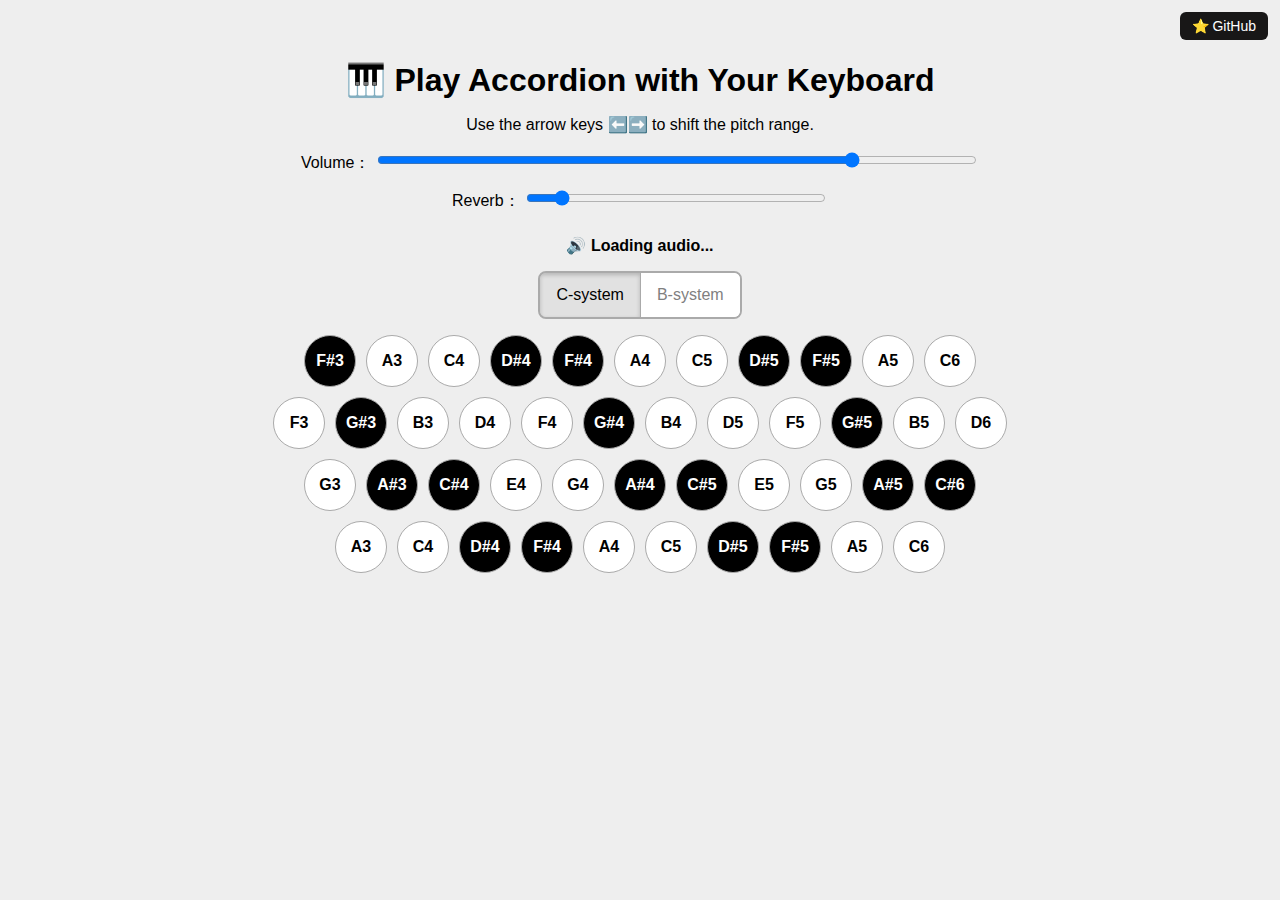
<file: index.html>
<!DOCTYPE html>
<html lang="en">
<head>
  <meta charset="UTF-8" />
  <title>Type & Play</title>
  <link rel="stylesheet" href="style.css" />
</head>
<body>
  <h1>🎹 Play Accordion with Your Keyboard</h1>
  <p>Use the arrow keys ⬅️➡️ to shift the pitch range.</p>
  <div id="controls">
  <label for="volumeSlider">Volume：</label>
  <input id="volumeSlider" type="range" min="0" max="1" step="0.01" value="0.8" style="width: 600px;">
<div id="reverbControls">
  <label for="durationSlider">Reverb：</label>
  <input
    id="durationSlider"
    type="range"
    min="0.0"
    max="5"
    step="0.1"
    value="0.5"
    style="width: 300px"
  />
</div>
</div>
  <div id="loading">🔊 Loading audio...</div>
  <div id="systemSelector">
    <button id="cSystemBtn">C-system</button>
    <button id="bSystemBtn">B-system</button>
  </div>
  <div id="app"></div>
  <pre id="output"></pre>
  <script src="main.js"></script>
  <!-- GitHub Button -->
  <a href="https://github.com/zheline/type-and-play-accordion" target="_blank" style="
    position: fixed;
    top: 12px;
    right: 12px;
    background: #181717;
    color: white;
    padding: 6px 12px;
    border-radius: 6px;
    text-decoration: none;
    font-family: sans-serif;
    font-size: 14px;
    z-index: 999;
  ">
    ⭐ GitHub
  </a>
</body>
</html>
</file>
<file: style.css>
body {
  font-family: sans-serif;
  text-align: center;
  background: #eee;
  padding: 2rem;
}

h1 {
  margin-bottom: 1rem;
}

#loading {
  font-weight: bold;
  margin-bottom: 1rem;
}

.row {
  display: flex;
  gap: 10px;
  justify-content: center;
  margin: 0 auto 10px auto; /* ✅ 加這行就會置中整排 */
  width: 710px;
}

.key {
  width: 50px;
  height: 50px;
  flex-shrink: 0; /* ✅ 防止縮小 */
  border-radius: 50%;
  font-weight: bold;
  border: 1px solid #aaa;
  display: flex;
  align-items: center;
  justify-content: center;
  user-select: none;
  cursor: pointer;
}

.white {
  background: white;
  color: black;
}

.black {
  background: black;
  color: white;
}

.key.active {
  background-color: rgba(128, 128, 128, 0.5); /* 灰色 + 透明 */
  box-shadow: inset 0 0 4px rgba(0, 0, 0, 0.3); /* 內陰影讓它像凹進去 */
  transform: scale(0.95); /* 稍微縮小一下像被壓下去 */
  transition: background-color 0.1s, transform 0.1s, box-shadow 0.1s;
}

#systemSelector {
  display: inline-flex;
  border: 2px solid #aaa;
  border-radius: 8px;
  overflow: hidden;
  margin-bottom: 1rem;
  background: white;   
}

#systemSelector button {
  all: unset;  
  border: none;
  padding: 0.8rem 1rem;
  background: white;
  color: gray;
  cursor: pointer;
  font-size: 1rem;
  transition: background-color 0.2s;
  flex: 1;
  white-space: nowrap;
}

#systemSelector button:not(:last-child) {
  border-right: 1px solid #aaa;
}

#systemSelector button.active {
  background-color: rgba(180, 180, 180, 0.4);  /* 稍亮的灰底，讓字更清楚 */
  box-shadow: inset 0 2px 4px rgba(0, 0, 0, 0.2); /* 改為上下陰影，更像按鈕 */
  transform: scale(1);
  color: black;
}

#volumeSlider {
  margin-bottom: 1.5em;
}

#reverbControls {
  margin-bottom: 1.5em; /* 或 20px / 2rem 也可以 */
}
</file>
